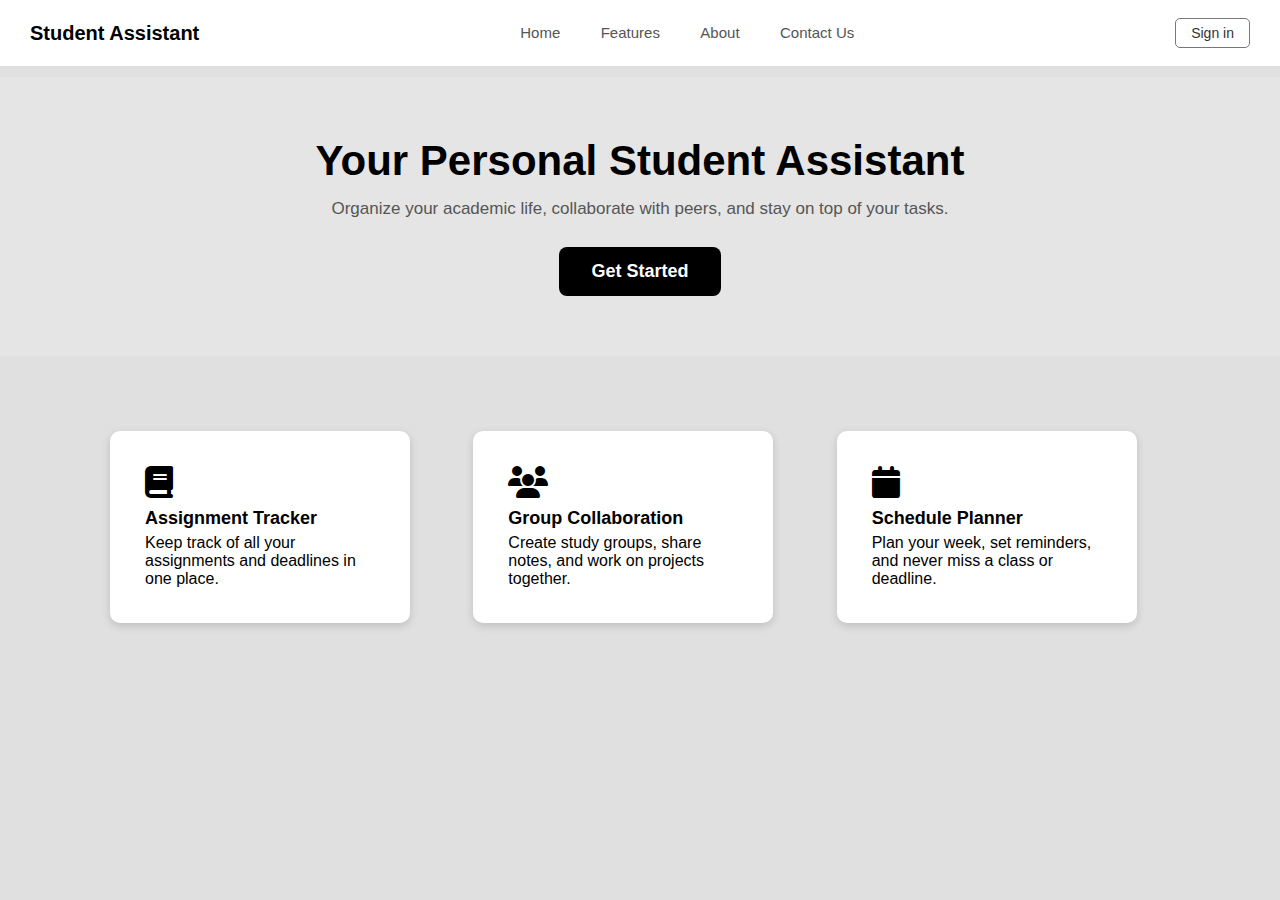
<file: index.html>
<!DOCTYPE html>
<html lang="en">
<head>
<meta charset="UTF-8">
<meta name="viewport" content="width=device-width, initial-scale=1.0">
<title>Student Assistant</title>
<link rel="stylesheet" href="style.css">
<link rel="stylesheet" href="https://cdnjs.cloudflare.com/ajax/libs/font-awesome/6.5.1/css/all.min.css">
<script defer src="script.js"></script>
</head>
<body>

<header>
  <div class="logo">Student Assistant</div>
  <nav class="nav-links">
    <a href="index.html">Home</a>
    <a href="features.html">Features</a>
    <a href="about.html">About</a>
    <a href="contact.html">Contact Us</a>
  </nav>
  <a href="signin.html" class="signin-btn">Sign in</a>
</header>

<section class="hero">
    <h1 class="hero-title">Your Personal Student Assistant</h1>
    <p class="hero-subtitle">
        Organize your academic life, collaborate with peers, and stay on top of your tasks.
    </p>
    <a href="signin.html" class="cta-btn">Get Started</a>
</section>


<section class="cards">
  <div class="card">
    <i class="fa-solid fa-book"></i>
    <h3>Assignment Tracker</h3>
    <p>Keep track of all your assignments and deadlines in one place.</p>
  </div>
  
  <div class="card">
    <i class="fa-solid fa-users"></i>
    <h3>Group Collaboration</h3>
    <p>Create study groups, share notes, and work on projects together.</p>
  </div>

  <div class="card">
    <i class="fa-solid fa-calendar"></i>
    <h3>Schedule Planner</h3>
    <p>Plan your week, set reminders, and never miss a class or deadline.</p>
  </div>
</section>

</body>
</html>
</file>
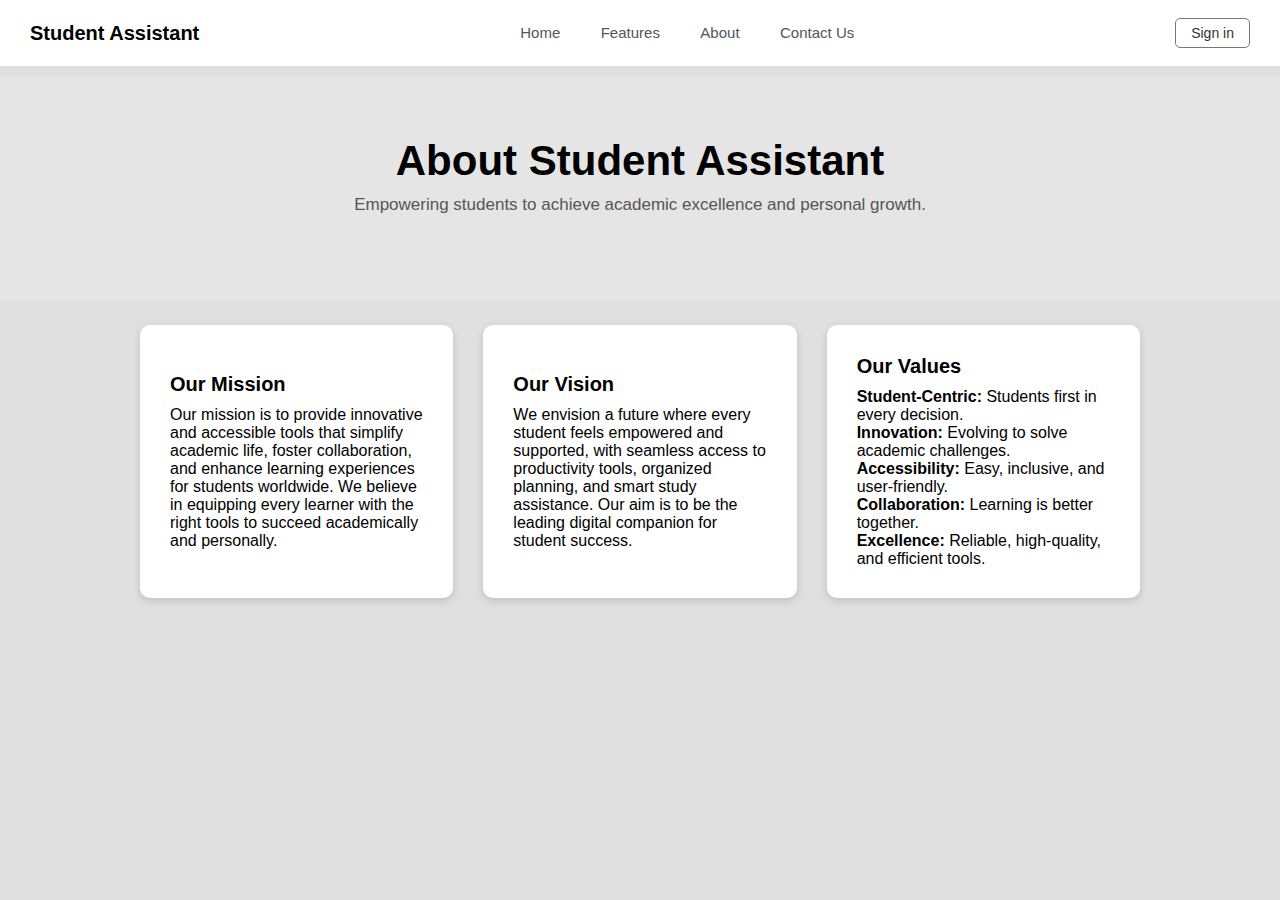
<file: about.html>
<!DOCTYPE html>
<html lang="en">
<head>
<meta charset="UTF-8">
<meta name="viewport" content="width=device-width, initial-scale=1.0">
<title>About - student Assistant</title>
<link rel="stylesheet" href="style.css">
<link rel="stylesheet" href="https://cdnjs.cloudflare.com/ajax/libs/font-awesome/6.5.1/css/all.min.css">
</head>
<body>

<header>
  <div class="logo">Student Assistant</div>
  <nav class="nav-links">
    <a href="index.html">Home</a>
    <a href="features.html">Features</a>
    <a href="about.html" class="active">About</a>
    <a href="contact.html">Contact Us</a>
  </nav>
  <a href="signin.html" class="signin-btn">Sign in</a>
</header>

<section class="hero small">
  <h1>About Student Assistant</h1>
  <p>Empowering students to achieve academic excellence and personal growth.</p>
</section>

<section class="about-grid">

  <div class="about-card">
    <h2>Our Mission</h2>
    <p>
      Our mission is to provide innovative and accessible tools that simplify academic life, foster collaboration, 
      and enhance learning experiences for students worldwide. We believe in equipping every learner with the right
      tools to succeed academically and personally.
    </p>
  </div>

  <div class="about-card">
    <h2>Our Vision</h2>
    <p>
      We envision a future where every student feels empowered and supported, with seamless access to productivity tools,
      organized planning, and smart study assistance. Our aim is to be the leading digital companion for student success.
    </p>
  </div>

  <div class="about-card">
    <h2>Our Values</h2>
    <p><b>Student-Centric:</b> Students first in every decision.</p>
    <p><b>Innovation:</b> Evolving to solve academic challenges.</p>
    <p><b>Accessibility:</b> Easy, inclusive, and user-friendly.</p>
    <p><b>Collaboration:</b> Learning is better together.</p>
    <p><b>Excellence:</b> Reliable, high-quality, and efficient tools.</p>
  </div>

</section>

</body>
</html>
</file>
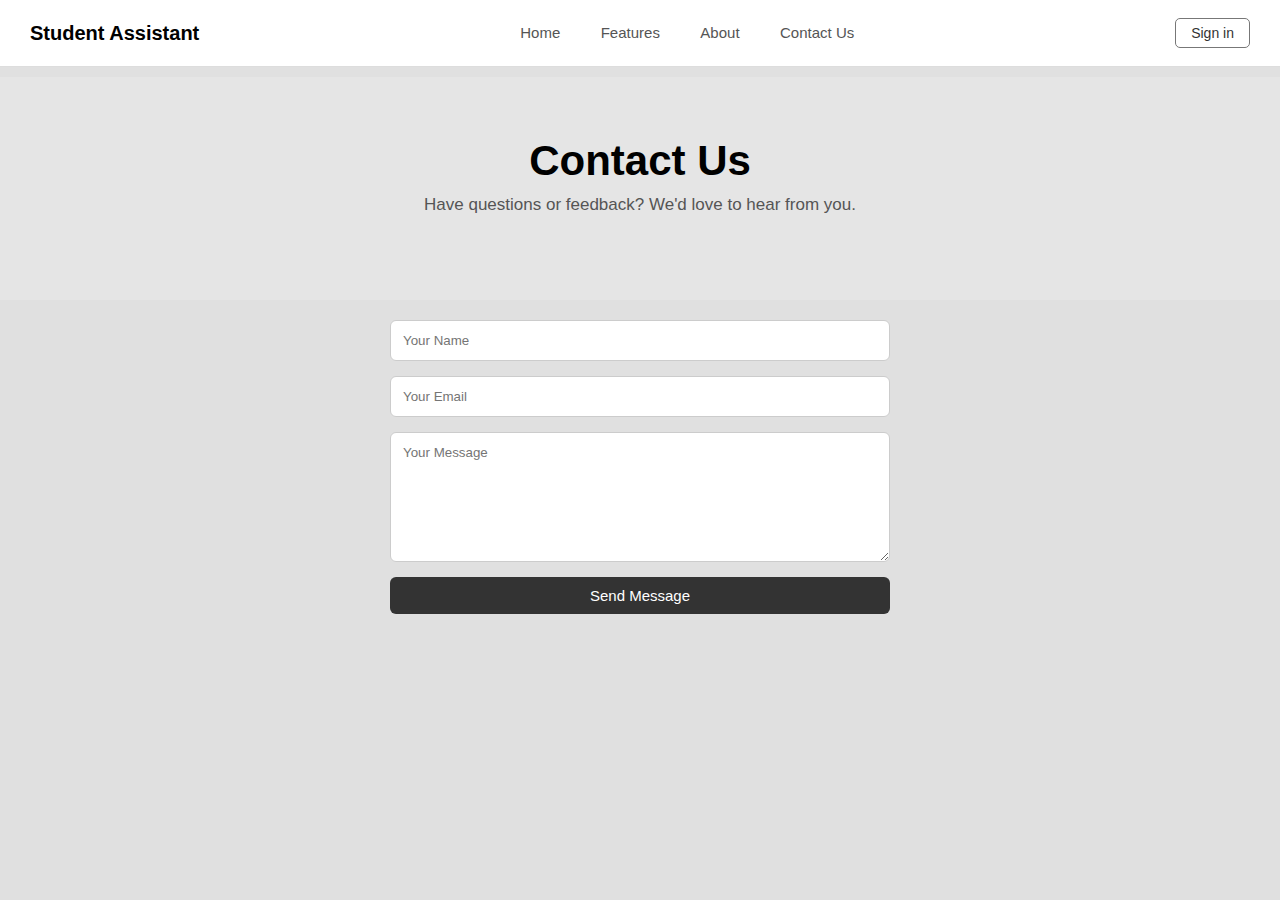
<file: contact.html>
<!DOCTYPE html>
<html lang="en">
<head>
<meta charset="UTF-8">
<meta name="viewport" content="width=device-width, initial-scale=1.0">
<title>Contact - Student Assistant</title>
<link rel="stylesheet" href="style.css">
</head>
<body>

<header>
  <div class="logo">Student Assistant</div>
  <nav class="nav-links">
    <a href="index.html">Home</a>
    <a href="features.html">Features</a>
    <a href="about.html">About</a>
    <a href="contact.html">Contact Us</a>
  </nav>
  <a href="signin.html" class="signin-btn">Sign in</a>
</header>

<section class="hero small">
  <h1>Contact Us</h1>
  <p>Have questions or feedback? We'd love to hear from you.</p>
</section>

<div class="form-container">
  <input type="text" placeholder="Your Name">
  <input type="email" placeholder="Your Email">
  <textarea placeholder="Your Message"></textarea>
  <button class="btn">Send Message</button>
</div>

</body>
</html>
</file>
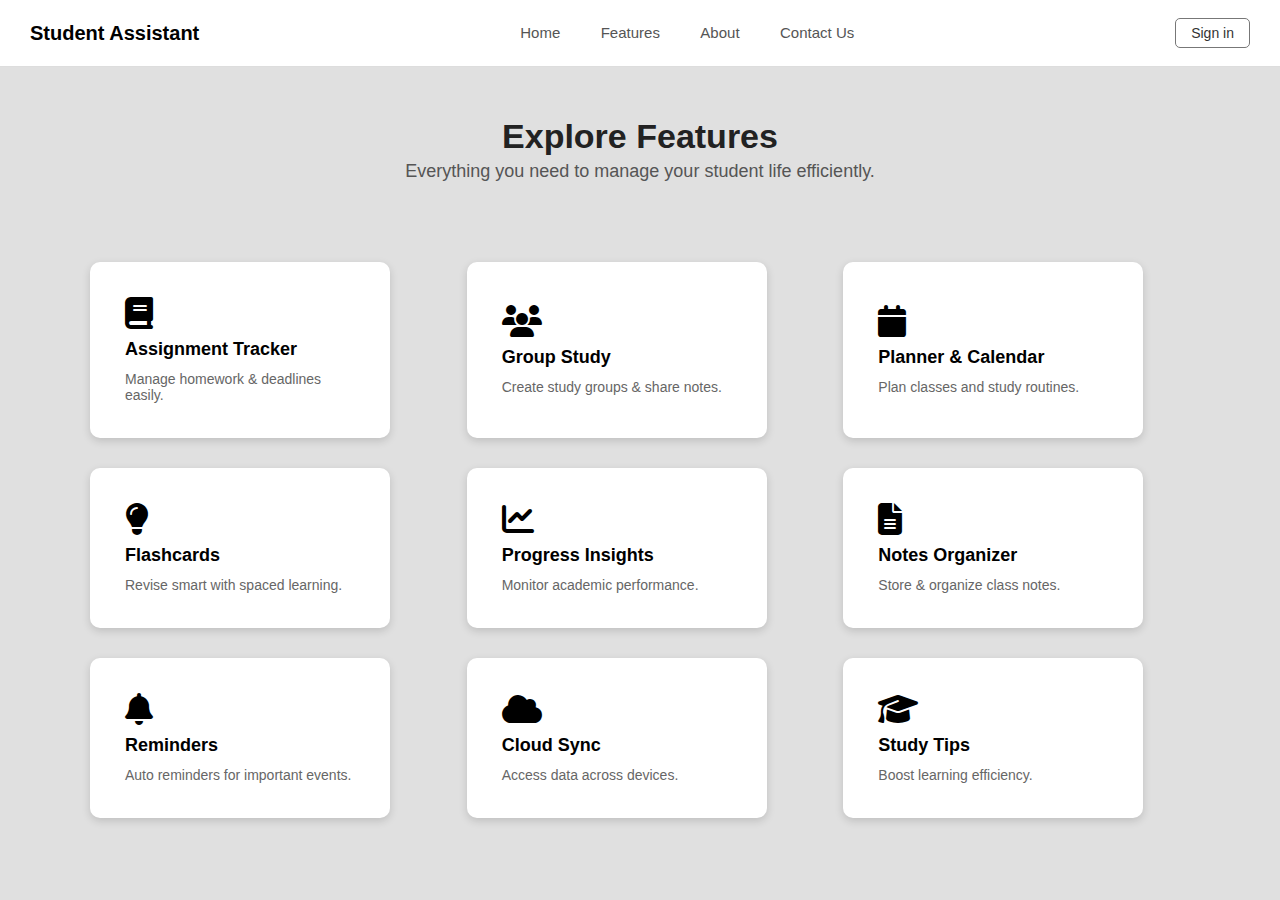
<file: features.html>
<!DOCTYPE html>
<html lang="en">
<head>
<meta charset="UTF-8">
<meta name="viewport" content="width=device-width, initial-scale=1.0">
<title>Features - Student Assistant</title>
<link rel="stylesheet" href="style.css">
<link rel="stylesheet" href="https://cdnjs.cloudflare.com/ajax/libs/font-awesome/6.5.1/css/all.min.css">
</head>
<body>

<header>
  <div class="logo">Student Assistant</div>
  <nav class="nav-links">
    <a href="index.html">Home</a>
    <a href="features.html" class="active">Features</a>
    <a href="about.html">About</a>
    <a href="contact.html">Contact Us</a>
  </nav>
  <a href="signin.html" class="signin-btn">Sign in</a>
</header>

<section class="features-header">
  <h1>Explore Features</h1>
  <p>Everything you need to manage your student life efficiently.</p>
</section>

<section class="features-grid">

  <div class="card feature-card">
    <i class="fa-solid fa-book"></i>
    <h3>Assignment Tracker</h3>
    <p>Manage homework & deadlines easily.</p>
  </div>

  <div class="card feature-card">
    <i class="fa-solid fa-users"></i>
    <h3>Group Study</h3>
    <p>Create study groups & share notes.</p>
  </div>

  <div class="card feature-card">
    <i class="fa-solid fa-calendar"></i>
    <h3>Planner & Calendar</h3>
    <p>Plan classes and study routines.</p>
  </div>

  <div class="card feature-card">
    <i class="fa-solid fa-lightbulb"></i>
    <h3>Flashcards</h3>
    <p>Revise smart with spaced learning.</p>
  </div>

  <div class="card feature-card">
    <i class="fa-solid fa-chart-line"></i>
    <h3>Progress Insights</h3>
    <p>Monitor academic performance.</p>
  </div>

  <div class="card feature-card">
    <i class="fa-solid fa-file-lines"></i>
    <h3>Notes Organizer</h3>
    <p>Store & organize class notes.</p>
  </div>

  <div class="card feature-card">
    <i class="fa-solid fa-bell"></i>
    <h3>Reminders</h3>
    <p>Auto reminders for important events.</p>
  </div>

  <div class="card feature-card">
    <i class="fa-solid fa-cloud"></i>
    <h3>Cloud Sync</h3>
    <p>Access data across devices.</p>
  </div>

  <div class="card feature-card">
    <i class="fa-solid fa-graduation-cap"></i>
    <h3>Study Tips</h3>
    <p>Boost learning efficiency.</p>
  </div>

</section>

</body>
</html>
</file>
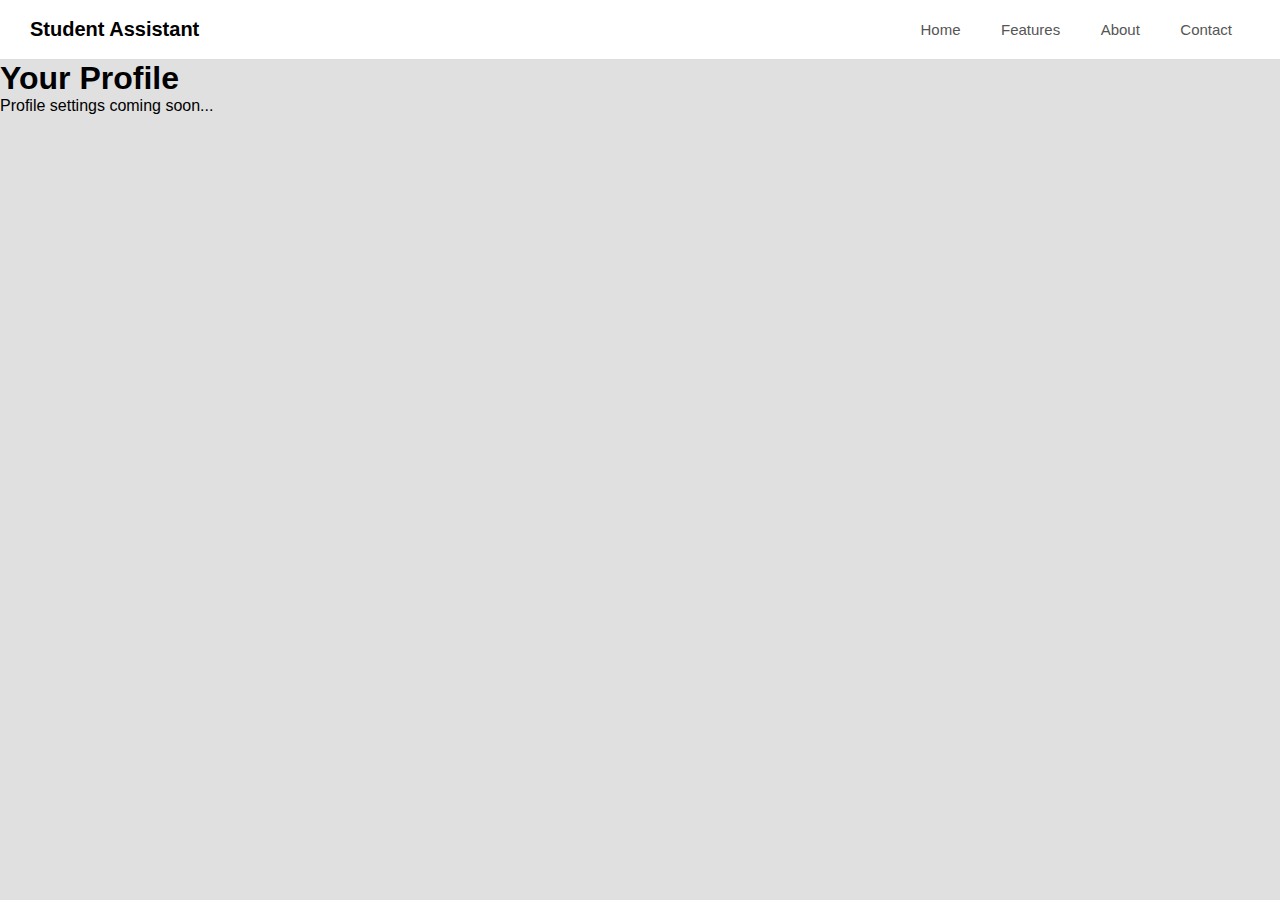
<file: profile.html>
<!DOCTYPE html>
<html lang="en">
<head>
<meta charset="UTF-8">
<meta name="viewport" content="width=device-width, initial-scale=1.0">
<title>Profile</title>
<link rel="stylesheet" href="style.css">
</head>

<body>

<header>
<div class="logo">Student Assistant</div>
<nav class="nav-links">
  <a href="index.html">Home</a>
  <a href="features.html">Features</a>
  <a href="about.html">About</a>
  <a href="contact.html">Contact</a>
</nav>
</header>

<main>
<h1>Your Profile</h1>
<p>Profile settings coming soon...</p>
</main>

</body>
</html>
</file>
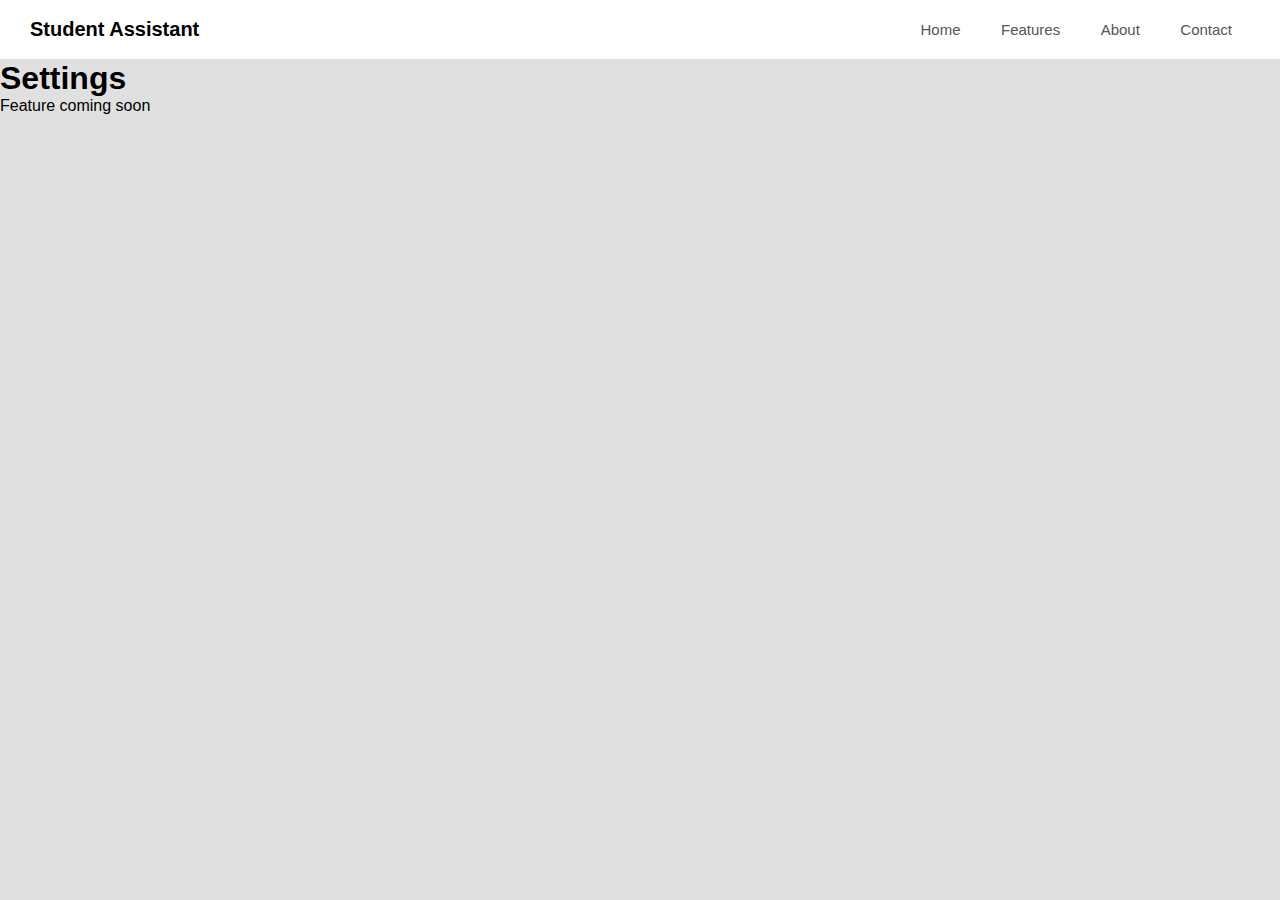
<file: settings.html>
<!DOCTYPE html>
<html lang="en">
<head>
<meta charset="UTF-8">
<meta name="viewport" content="width=device-width, initial-scale=1.0">
<title>Settings</title>
<link rel="stylesheet" href="style.css">
</head>
<body>

<header>
<div class="logo">Student Assistant</div>
<nav class="nav-links">
  <a href="index.html">Home</a>
  <a href="features.html">Features</a>
  <a href="about.html">About</a>
  <a href="contact.html">Contact</a>
</nav>
</header>

<main>
<h1>Settings</h1>
<p>Feature coming soon</p>
</main>

</body>
</html>
</file>
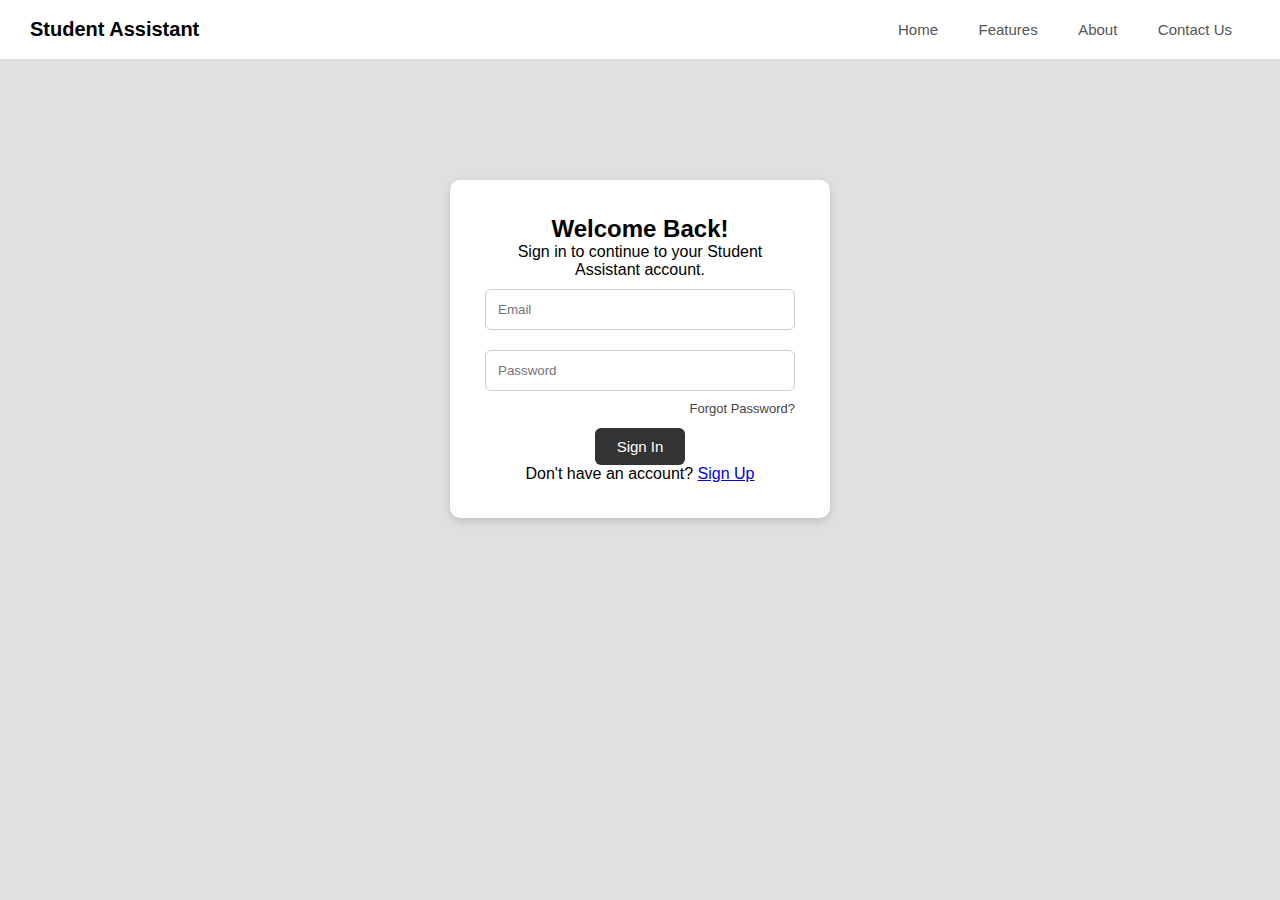
<file: signin.html>
<!DOCTYPE html>
<html lang="en">
<head>
<meta charset="UTF-8">
<meta name="viewport" content="width=device-width, initial-scale=1.0">
<title>Sign In</title>
<link rel="stylesheet" href="style.css">
<link rel="stylesheet" href="https://cdnjs.cloudflare.com/ajax/libs/font-awesome/6.5.1/css/all.min.css">
</head>
<body>

<header>
  <div class="logo">Student Assistant</div>
  <nav class="nav-links">
    <a href="index.html">Home</a>
    <a href="features.html">Features</a>
    <a href="about.html">About</a>
    <a href="contact.html">Contact Us</a>
  </nav>
</header>

<div class="auth-box">
  <h2>Welcome Back!</h2>
  <p>Sign in to continue to your Student Assistant account.</p>

  <input type="email" placeholder="Email">
  <input type="password" placeholder="Password">

  <a class="forgot">Forgot Password?</a>
  <button class="btn" onclick="window.location.href='features.html'">Sign In</button>

  <p>Don't have an account? <a href="signup.html">Sign Up</a></p>
</div>

</body>
</html>
</file>
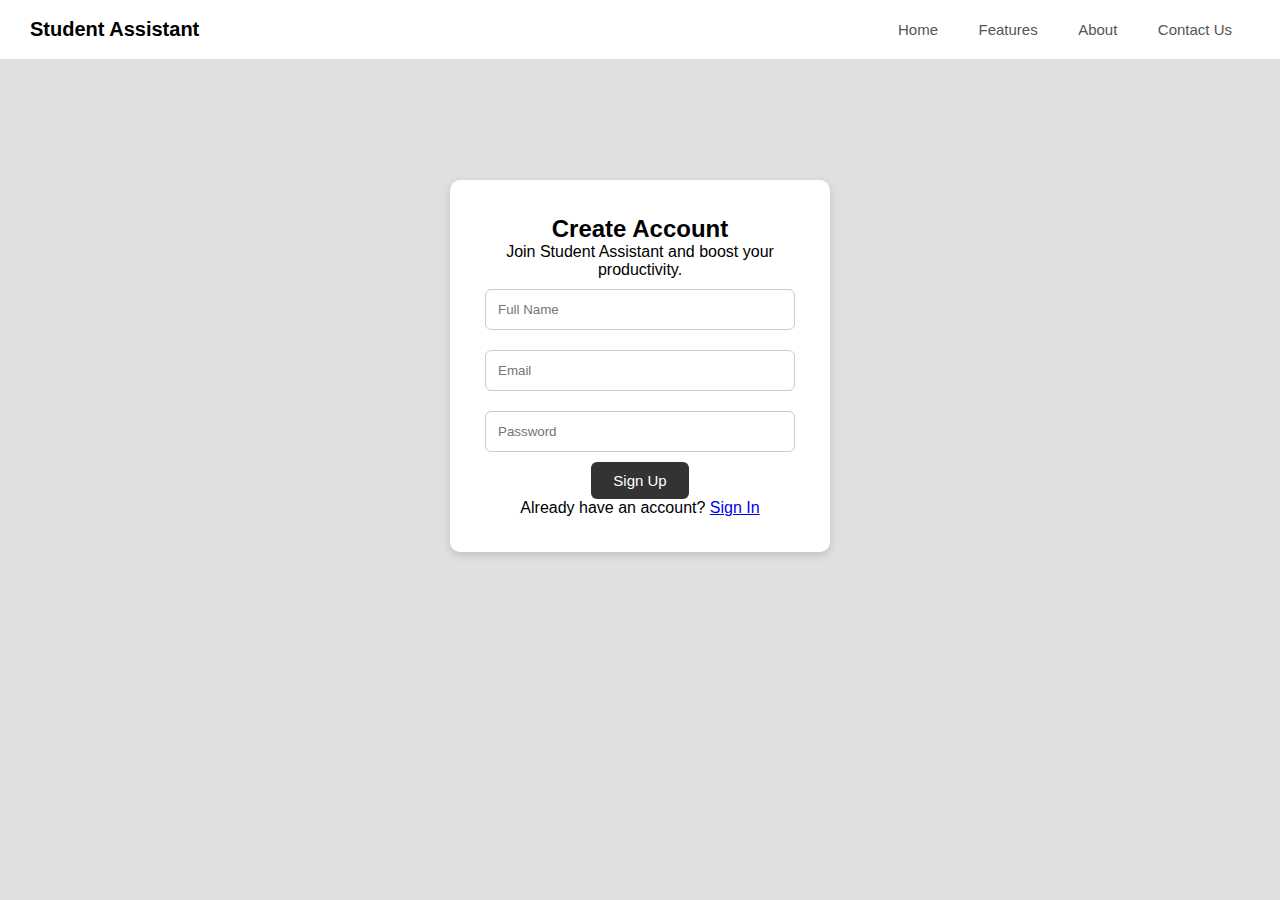
<file: signup.html>
<!DOCTYPE html>
<html lang="en">
<head>
<meta charset="UTF-8">
<meta name="viewport" content="width=device-width, initial-scale=1.0">
<title>Sign Up</title>
<link rel="stylesheet" href="style.css">
</head>
<body>

<header>
  <div class="logo">Student Assistant</div>
  <nav class="nav-links">
    <a href="index.html">Home</a>
    <a href="features.html">Features</a>
    <a href="about.html">About</a>
    <a href="contact.html">Contact Us</a>
  </nav>
</header>

<div class="auth-box">
  <h2>Create Account</h2>
  <p>Join Student Assistant and boost your productivity.</p>

  <input type="text" placeholder="Full Name">
  <input type="email" placeholder="Email">
  <input type="password" placeholder="Password">

  <button class="btn" onclick="window.location.href='features.html'">Sign Up</button>

  <p>Already have an account? <a href="signin.html">Sign In</a></p>
</div>

</body>
</html>
</file>
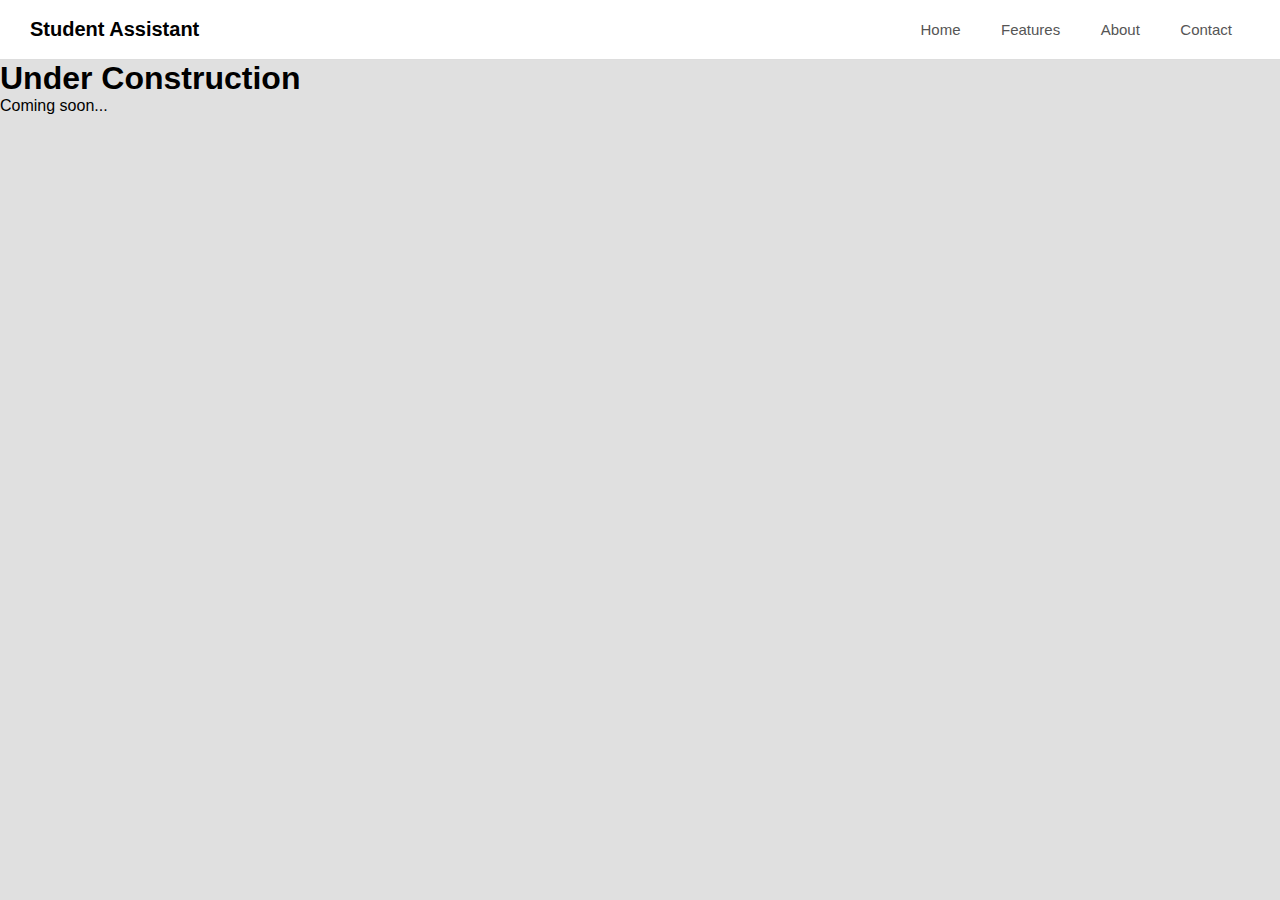
<file: under-construction.html>
<!DOCTYPE html>
<html lang="en">
<head>
<meta charset="UTF-8">
<meta name="viewport" content="width=device-width, initial-scale=1.0">
<title>Under Construction</title>
<link rel="stylesheet" href="style.css">
</head>
<body>

<header>
<div class="logo">Student Assistant</div>
<nav class="nav-links">
  <a href="index.html">Home</a>
  <a href="features.html">Features</a>
  <a href="about.html">About</a>
  <a href="contact.html">Contact</a>
</nav>
</header>

<main>
<h1>Under Construction</h1>
<p>Coming soon...</p>
</main>

</body>
</html>
</file>
<file: style.css>
*{margin:0;padding:0;box-sizing:border-box;font-family:Segoe UI, sans-serif;}

body{background:#e0e0e0;}

header{
  background:#fff;padding:18px 30px;
  display:flex;justify-content:space-between;
  align-items:center;border-bottom:1px solid #ddd;
  position:sticky;top:0;z-index:10;
}

.logo{font-size:20px;font-weight:600;}

.nav-links a{
  margin:0 18px;color:#555;text-decoration:none;
  font-size:15px;
}

.signin-btn{
  border:1px solid #777;padding:6px 15px;border-radius:5px;
  text-decoration:none;color:#333;font-size:14px;
}

.hero{
  text-align:center;padding:90px 20px;background:#dcdcdc;
}

.hero h1{font-size:42px;margin-bottom:10px;}
.hero p{font-size:17px;margin-bottom:25px;color:#555;}

.btn{
  padding:10px 22px;background:#333;color:#fff;
  border:none;border-radius:6px;cursor:pointer;
  text-decoration:none;font-size:15px;
}

.cards{
  padding:50px 20px;
  display:flex;gap:30px;justify-content:center;
}

.card{
  background:#fff;padding:30px;border-radius:10px;
  width:300px;text-align:left;
  box-shadow:0 3px 8px rgba(0,0,0,.15);
}

.card i{font-size:28px;margin-bottom:10px;}

.card h3{margin-bottom:8px;font-size:19px;}

.hero.small{padding:60px 20px;}

.form-container{
  width:50%;margin:30px auto;
  display:flex;flex-direction:column;gap:15px;
}

.form-container input,.form-container textarea{
  padding:12px;border:1px solid #ccc;border-radius:6px;
}

textarea{min-height:130px;}

.auth-box{
  width:380px;margin:120px auto;background:#fff;
  padding:35px;border-radius:10px;text-align:center;
  box-shadow:0 3px 8px rgba(0,0,0,.15);
}

.auth-box input{
  width:100%;padding:12px;margin:10px 0;
  border:1px solid #ccc;border-radius:6px;
}

.auth-box .forgot{display:block;text-align:right;font-size:13px;color:#444;margin-bottom:12px;}

@media(max-width:768px){
  .cards{flex-direction:column;align-items:center;}
  .form-container{width:90%;}
}

.features-grid {
  display: grid;
  grid-template-columns: repeat(3, 1fr);
  gap: 30px;
  max-width: 1100px;
  margin: 30px auto;
}


.feature-card {
  background: #fff;
  padding: 35px;
  border-radius: 10px;
  box-shadow: 0 3px 8px rgba(0,0,0,.15);
  transition: 0.25s ease;
  text-align: left;
}

.feature-card:hover {
  transform: scale(1.06);
  box-shadow: 0 8px 20px rgba(0,0,0,0.18);
}

.feature-card h3 {
  margin-bottom: 6px;
  font-size: 18px;
  font-weight: 600;
}

.feature-card p {
  font-size: 14px;
  color: #666;
  margin-top: 6px;
}


/* Mobile */
@media(max-width: 768px){
  .features-grid {
    grid-template-columns: 1fr;
    padding: 0 20px;
  }
}

.about-section {
  max-width: 900px;
  margin: 40px auto;
  padding: 20px;
}

.about-box {
  background: #fff;
  padding: 30px;
  border-radius: 10px;
  box-shadow: 0 4px 12px rgba(0,0,0,.12);
  line-height: 1.6;
}

.about-box h2 {
  margin-bottom: 12px;
}

.about-box ul {
  margin-top: 15px;
  margin-bottom: 15px;
}

.about-box ul li {
  margin: 5px 0;
}

.card:hover {
  transform: scale(1.06);
  box-shadow: 0 8px 20px rgba(0,0,0,.18);
  transition: .25s ease;
}

.hero {
  padding: 60px 20px;
}

.hero.small {
  padding: 50px 20px;
  margin-bottom: 0;
}

section, .cards, .features-grid, .about-grid {
  margin-top: 20px;
  margin-bottom: 20px;
}

.about-grid {
  display: grid;
  grid-template-columns: repeat(3, 1fr);
  gap: 30px;
  max-width: 1000px;
  margin: 40px auto;
}

.about-card {
  background: #fff;
  padding: 30px;
  border-radius: 10px;
  box-shadow: 0 3px 8px rgba(0,0,0,.15);
  text-align: left;
}

.about-card h2 {
  margin-bottom: 10px;
  font-size: 20px;
  font-weight: 600;
}

/* Reduce big spaces under section headers */
.hero {
  padding: 60px 20px !important;
}

.hero.small {
  padding: 40px 20px;
}

/* Remove extra top margin before cards and content sections */
section, .cards, .features-grid, .about-grid, .form-container {
  margin-top: 10px !important;
  margin-bottom: 20px !important;
}

/* Fix space if any blank padding injected by browser */
body {
  padding-top: 0 !important;
}

/* Ensure cards sit closer to header */
.cards {
  margin-top: 25px !important;
}

/* Features page spacing fix */
.features-grid {
  margin-top: 25px !important;
}

/* About cards spacing fix */
.about-grid {
  margin-top: 25px !important;
}

/* Make all feature cards same big size */
.card, .feature-card, .about-card {
  min-height: 160px;
  display: flex;
  flex-direction: column;
  justify-content: center;
}

/* Bigger cards like dashboard tiles */
.card, .feature-card {
  padding: 35px !important;
}

/* Icon, title, desc alignment consistency */
.card i, .feature-card i {
  font-size: 32px;
  margin-bottom: 10px;
}

.card h3, .feature-card h3 {
  font-size: 18px;
  margin-bottom: 5px;
}

.cards {
  display: grid;
  grid-template-columns: repeat(3, 1fr);
  gap: 30px;
  max-width: 1100px;
  margin: 40px auto;
}

/* Contact form width adjustment */
.form-container {
  width: 500px; /* reduce width */
  max-width: 90%;
  margin: 30px auto;
  display: flex;
  flex-direction: column;
  gap: 15px;
}

.form-container input,
.form-container textarea {
  width: 100%;
  padding: 12px;
  border: 1px solid #ccc;
  border-radius: 6px;
}

/* Make textarea height even */
.form-container textarea {
  min-height: 130px;
}

.features-grid {
  padding-top: 90px; /* adjust if header overlapping */
}

/* Proper top spacing for Features page */
.features-grid {
    padding-top: 60px !important;  /* ~1cm spacing */
    margin-top: 0 !important;
}

/* Hero Section Improvements */
.hero {
    text-align: center;
    padding: 120px 20px 80px;
    background-color: #e5e5e5;
}

.hero-title {
    font-size: 48px;
    font-weight: 800;
    margin-bottom: 12px;
}

.hero-subtitle {
    font-size: 20px;
    color: #555;
    max-width: 650px;
    margin: 0 auto 28px;
    line-height: 1.6;
}

.cta-btn {
    padding: 14px 32px;
    background: #000;
    color: #fff;
    font-size: 18px;
    border-radius: 8px;
    display: inline-block;
    transition: 0.2s ease-in-out;
    text-decoration: none;
    font-weight: 600;
}

.cta-btn:hover {
    transform: scale(1.05);
}

/* About Cards Hover Effect */
.about-card {
    transition: all 0.25s ease-in-out;
}

.about-card:hover {
    transform: scale(1.05);
    box-shadow: 0px 10px 30px rgba(0, 0, 0, 0.12);
}

/* Send Message Button Hover */
.contact-form button, 
.contact-form input[type="submit"] {
    transition: all 0.25s ease-in-out;
}

.contact-form button:hover, 
.contact-form input[type="submit"]:hover {
    transform: scale(1.05);
    background-color: #000; 
    color: #fff;
    box-shadow: 0px 10px 25px rgba(0,0,0,0.15);
}

/* Features Page Header */
.features-header {
    text-align: center;
    padding-top: 40px;
    margin-bottom: 5px;
}

.features-header h1 {
    font-size: 34px;
    font-weight: 700;
    color: #222;
}

.features-header p {
    font-size: 18px;
    color: #555;
    max-width: 650px;
    margin: 5px auto 0 auto;
}
</file>
